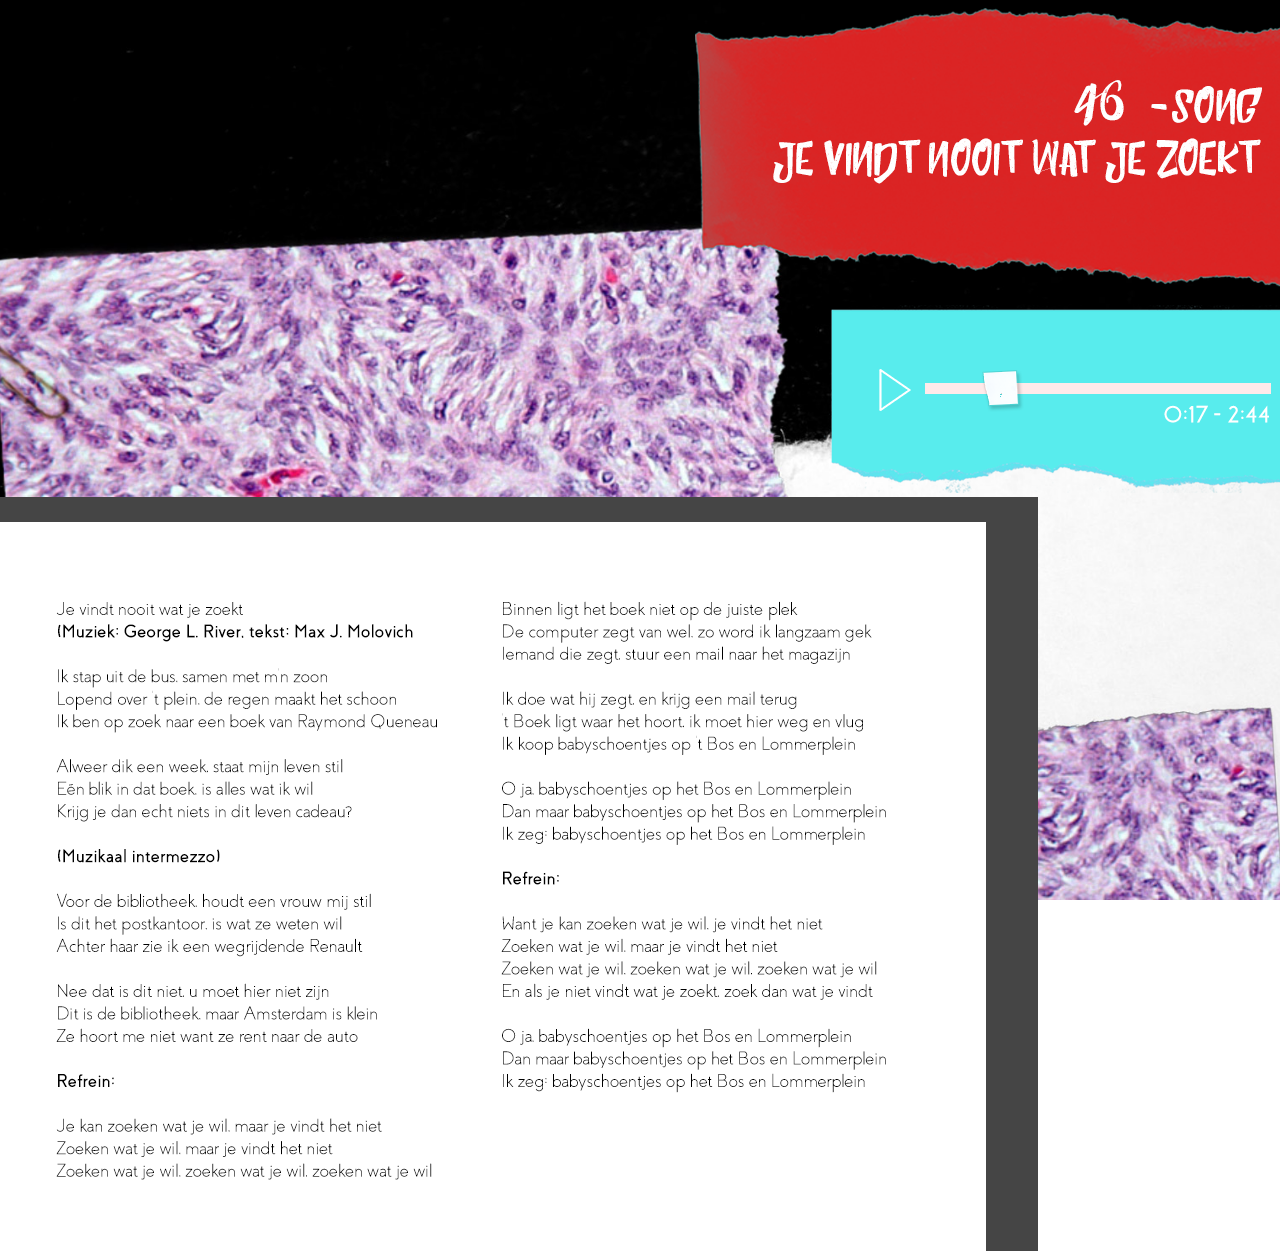
<file: emotioneel/index.html>
<!DOCTYPE html>
<html lang="nl">
<head>
    <meta charset="UTF-8">
	<title>Transavia Verhalen Overzicht</title>
	<link href="style/style.css" rel="stylesheet">
	<meta name="viewport" content="width=device-width, initial-scale=1.0">
</head>
<body>
<div class="headerwide">
	<a href="../favorieten.html"><img src="image/widewide_header.png" alt="content"/></a>
</div>
<div class="playerwide">
	<a href="../favorieten.html"><img src="image/widewide_player.png" alt="content"/></a>
</div>
<div class="contentwide">
	<a href="../favorieten.html"><img src="image/widewide_content.png" alt="content"/></a>
</div>

<!-- tablet cutoff -->

<div class="headermedium">
	<a href="../favorieten.html"><img src="image/regular_header.png" alt="content"/></a>
</div>
<div class="playermedium">
	<a href="../favorieten.html"><img src="image/regular_player.png" alt="content"/></a>
</div>
<div class="contentmedium">
	<a href="../favorieten.html"><img src="image/regular_content.png" alt="content"/></a>
</div>

<!-- mobile cutoff-->

<div class="contentmobile">
	<a href="../favorieten.html"><img src="image/mobile.png" alt="content"/></a>
</div>
</body>
</html>
</file>
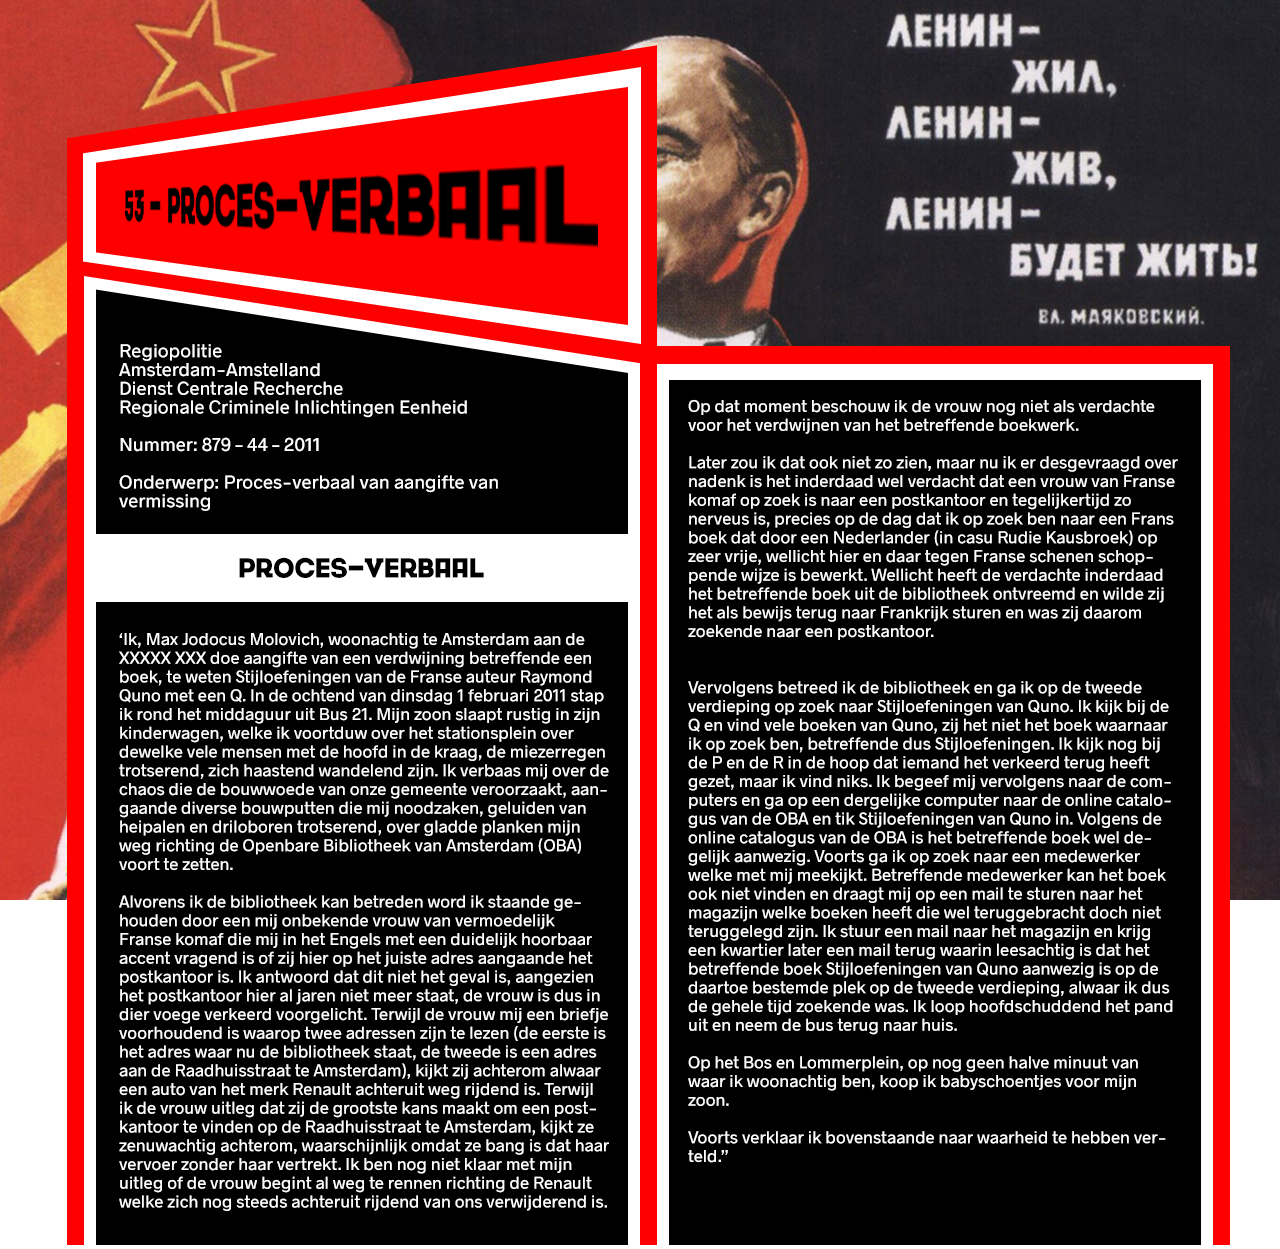
<file: strict/index.html>
<!DOCTYPE html>
<html lang="nl">
<head>
    <meta charset="UTF-8">
	<title>Transavia Verhalen Overzicht</title>
	<link href="style/style.css" rel="stylesheet">
	<meta name="viewport" content="width=device-width, initial-scale=1.0">
</head>
<body>
<div class="contentwide">
	<a href="../favorieten.html"><img src="image/widewide_content.png" alt="content"/></a>
</div>
<div class="contentmedium">
	<a href="../favorieten.html"><img src="image/regular_content.png" alt="content"/></a>
</div>
<div class="contentmobile">
	<a href="../favorieten.html"><img src="image/mobile.png" alt="content"/></a>
</div>
</body>
</html>
</file>
<file: emotioneel/style/style.css>
html,
body {
	background: url('../image/bg.jpg') no-repeat center center fixed; 
	-webkit-background-size: cover;
	-moz-background-size: cover;
	-o-background-size: cover;
	background-size: cover;
	text-align: center;
}
.contentwide 
{
	overflow: hidden;
	width: 100%;
	position: relative;
	margin-left: -28px;
	bottom: -10px;	
	margin-right: auto;
	display: block;
	float: left;
	text-align: left;
}

.headerwide
{
	position: relative;
	right: 0px;
	margin-right: -10px;
	margin-left: auto;
	display: block;
	text-align: right;
}

.playerwide
{
	position: relative;
	right: 0px;
	margin-right: -10px;
	margin-left: auto;
	display: block;
	text-align: right;
	top: 10px;
}

.contentmedium
{
	display: none;
}
.contentmobile
{
	display: none;
}
.headermedium
{
	display:none;
}
.playermedium
{
	display:none;
}

@media screen and (max-width: 1080px)
{
	.contentmedium
		{
			overflow: hidden;
			width: 100%;
			position: relative;
			margin-left: auto;
			bottom: -10px;	
			margin-right: auto;
			display: block;
		}

	.headermedium
		{
			position: relative;
			right: 0px;
			margin-right: -10px;
			margin-left: auto;
			display: block;
			text-align: right;
		}
	
	.playermedium
		{
			position: relative;
			right: 0px;
			margin-right: -10px;
			margin-left: auto;
			display: block;
			text-align: right;
			top: 10px;
		}
	.contentmobile
		{
			display: none;
		}
	.contentwide
		{
			display:none;
		}
	.playerwide
		{
			display:none;
		}
	.headerwide
		{
			display:none;
		}

}

@media screen and (max-width: 700px)
{
	.contentmobile
		{
		overflow: hidden;
		width: 100%;
		position: absolute;
		top: 5%;
		left: 0;
		margin-left: auto;
		margin-right: auto;
		display: block;
		}
	.contentmedium
		{
			display:none;
		}
	.contentwide
		{
			display:none;
		}
	.playerwide
		{
			display:none;
		}
	.headerwide
		{
			display:none;
		}	
	.headermedium
		{
			display:none;
		}
	.playermedium
		{
			display:none;
		}

}
</file>
<file: strict/style/style.css>
html,
body {
	background: url('../image/bg.jpg') no-repeat center center fixed; 
	-webkit-background-size: cover;
	-moz-background-size: cover;
	-o-background-size: cover;
	background-size: cover;
	text-align: center;
}
.contentwide 
{
	overflow: hidden;
	width: 100%;
	position: absolute;
	top: 5%;
	margin-left: auto;
	margin-right: auto;
	display:block;
}
.contentmedium
{
	display: none;
}
.contentmobile
{
	display: none;
}

@media screen and (max-width: 1080px)
{
	.contentmedium
		{
		overflow: hidden;
		width: 100%;
		position: absolute;
		top: 5%;
		margin-left: auto;
		margin-right: auto;
		display: block;
		}
	.contentwide
		{
			display:none;
		}
}

@media screen and (max-width: 700px)
{
	.contentmobile
		{
		overflow: hidden;
		width: 100%;
		position: absolute;
		top: 5%;
		left: 0;
		margin-left: auto;
		margin-right: auto;
		display: block;
		}
	.contentmedium
		{
			display:none;
		}
}
</file>
